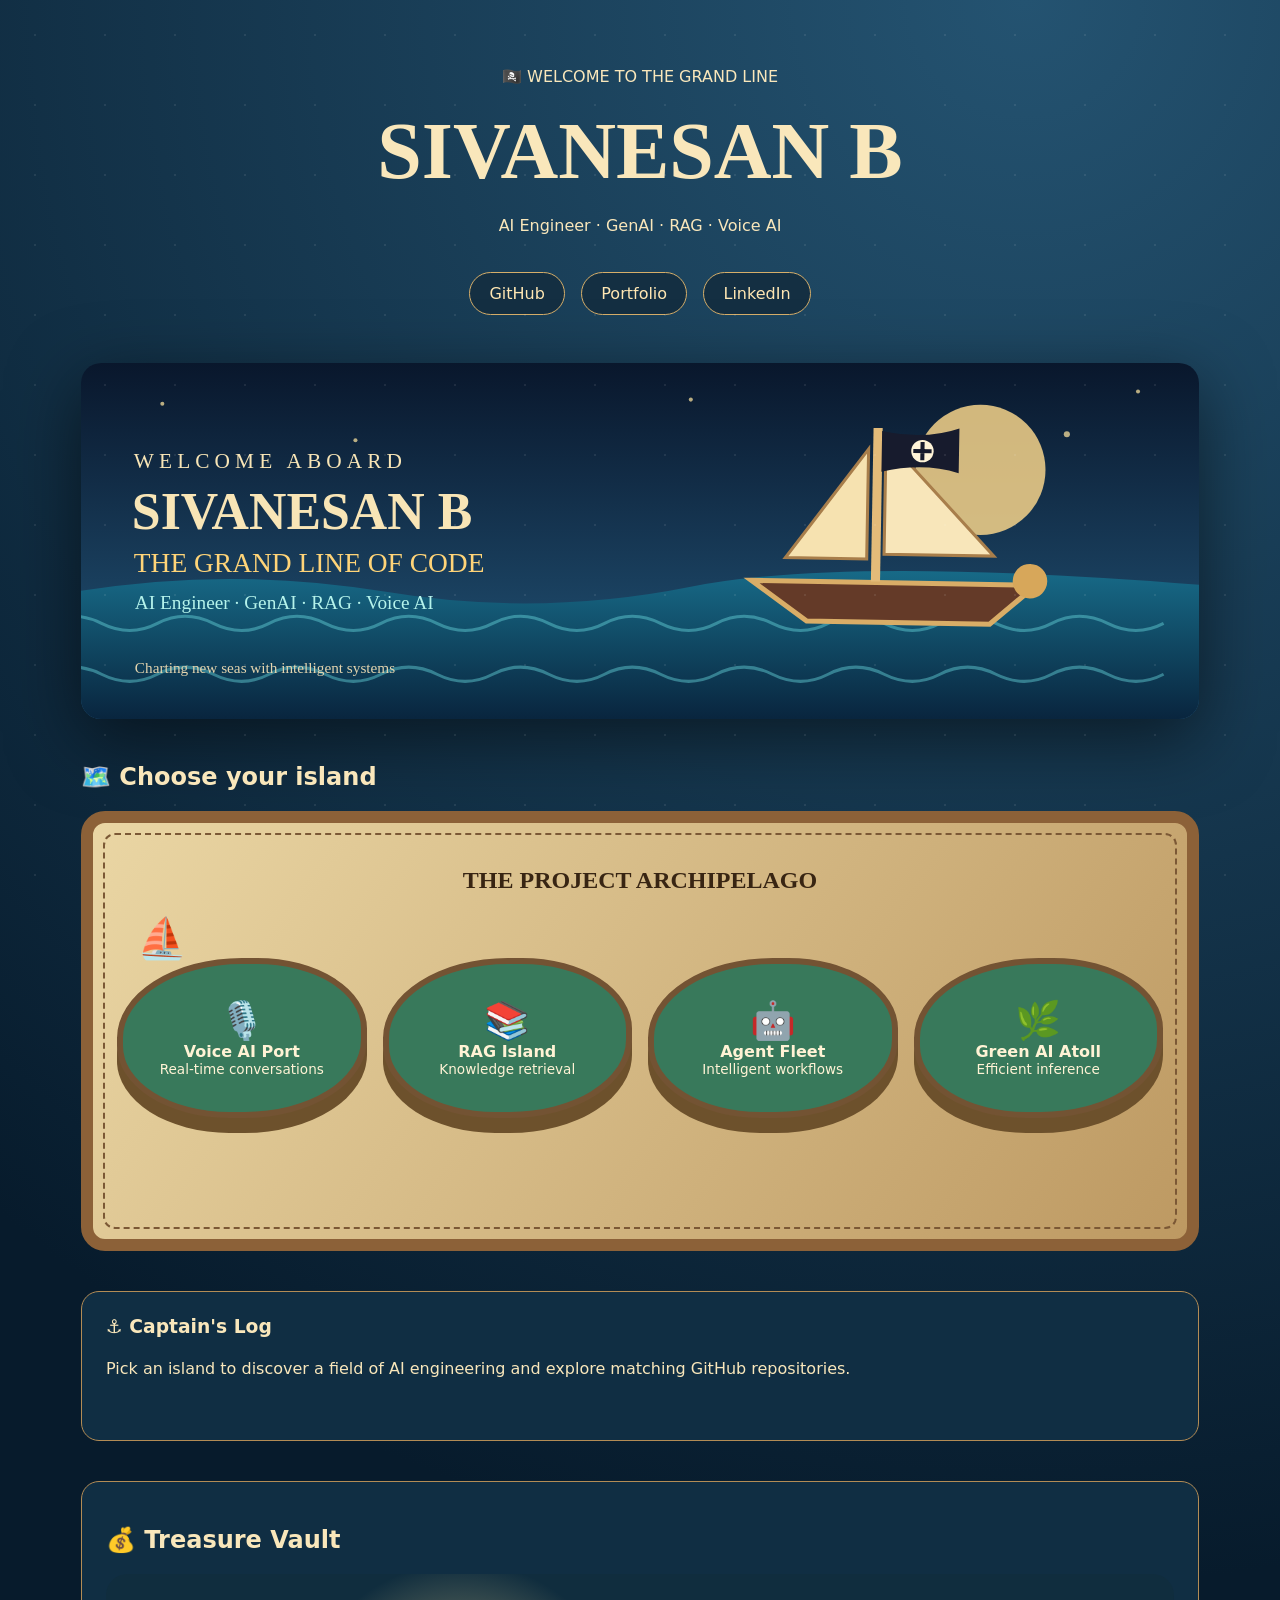
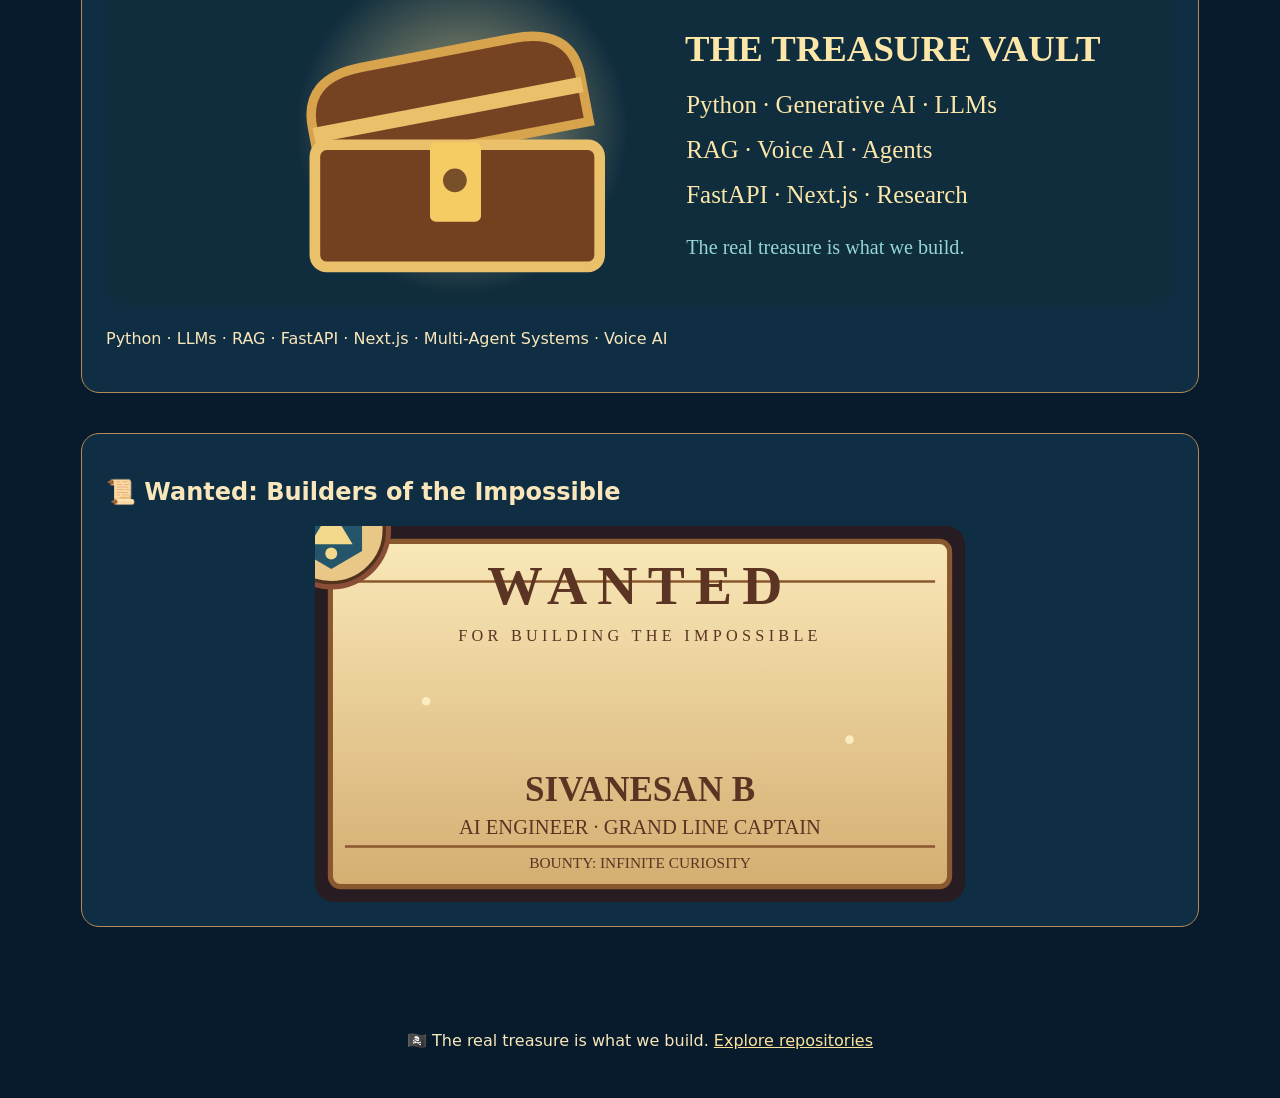
<file: backups/grand-line-portfolio-v1-2026-10-31.html>
<!doctype html><html lang="en"><head><meta charset="utf-8"><meta name="viewport" content="width=device-width,initial-scale=1"><meta name="theme-color" content="#081b2e"><title>Grand Line of Code | Sivanesan B</title><style>:root{font-family:system-ui,sans-serif;color:#f9e7bb;background:#071b2c}*{box-sizing:border-box}body{margin:0;background:radial-gradient(circle at 80% 0,#245371,#071b2c 55%);min-height:100vh}header{text-align:center;padding:3rem 1rem 1rem}h1{font-family:Georgia,serif;font-size:clamp(2rem,7vw,5rem);margin:.2em}p{line-height:1.65}a{color:#ffe29a}nav{display:flex;gap:1rem;justify-content:center;flex-wrap:wrap;padding:1rem}nav a,.btn{border:1px solid #d6ae69;border-radius:2rem;padding:.7rem 1.2rem;text-decoration:none;color:#ffe7b3;background:#142f42}nav a:hover,.btn:hover{background:#34546a}main{max-width:1150px;margin:auto;padding:1rem}.hero{width:100%;border-radius:20px;box-shadow:0 20px 70px #0008}.map{position:relative;min-height:440px;background:linear-gradient(125deg,#ead6a4,#bd9962);border:12px solid #8c6138;border-radius:24px;color:#382513;overflow:hidden;padding:1.5rem}.map:before{content:"";position:absolute;inset:10px;border:2px dashed #7b5835;border-radius:12px;pointer-events:none}.map h2{text-align:center;font-family:Georgia,serif}.islands{display:grid;grid-template-columns:repeat(4,1fr);gap:1rem;align-items:center;margin-top:4rem}.island{position:relative;min-height:160px;background:#38795b;color:#fff3d5;border:6px solid #735333;border-radius:50% 44% 49% 45%;display:flex;flex-direction:column;align-items:center;justify-content:center;text-align:center;padding:1rem;box-shadow:0 15px 0 #6d512c;transition:transform .25s,box-shadow .25s;cursor:pointer}.island:hover,.island:focus{transform:translateY(-15px);box-shadow:0 25px 0 #6d512c}.island span{font-size:2.3rem}.island small{font-size:.85rem}section{margin:2.5rem 0}.panel{background:#102e43;border:1px solid #b38c55;border-radius:18px;padding:1.5rem}.ship{position:absolute;font-size:2.5rem;top:92px;left:4%;animation:sail 9s ease-in-out infinite;pointer-events:none}@keyframes sail{50%{left:86%;transform:rotate(8deg)}}.stars{position:fixed;inset:0;pointer-events:none;background-image:radial-gradient(#fff9 1px,transparent 1px);background-size:70px 70px;opacity:.14}footer{text-align:center;padding:3rem 1rem}button{font:inherit}#details{min-height:150px}#details h3{margin-top:0}@media(max-width:750px){.islands{grid-template-columns:repeat(2,1fr);margin-top:3rem}.map{min-height:580px}.ship{top:100px}.island{min-height:140px}}@media(prefers-reduced-motion:reduce){.ship{animation:none}*{scroll-behavior:auto!important;transition:none!important}}</style></head><body><div class="stars"></div><header><p>🏴‍☠️ WELCOME TO THE GRAND LINE</p><h1>SIVANESAN B</h1><p>AI Engineer · GenAI · RAG · Voice AI</p><nav><a href="https://github.com/Sivanesanbalu">GitHub</a><a href="https://sivanesanbalu.netlify.app">Portfolio</a><a href="https://www.linkedin.com/in/sivanesan-b-871ba7264/">LinkedIn</a></nav></header><main><img class="hero" src="../assets/grand-line-banner.svg" alt="Animated pirate ship sailing the Grand Line"><section><h2>🗺️ Choose your island</h2><div class="map"><h2>THE PROJECT ARCHIPELAGO</h2><div class="ship" aria-hidden="true">⛵</div><div class="islands"><button class="island" data-id="voice"><span>🎙️</span><strong>Voice AI Port</strong><small>Real-time conversations</small></button><button class="island" data-id="rag"><span>📚</span><strong>RAG Island</strong><small>Knowledge retrieval</small></button><button class="island" data-id="agents"><span>🤖</span><strong>Agent Fleet</strong><small>Intelligent workflows</small></button><button class="island" data-id="green"><span>🌿</span><strong>Green AI Atoll</strong><small>Efficient inference</small></button></div></div></section><section class="panel" id="details" aria-live="polite"><h3>⚓ Captain's Log</h3><p>Pick an island to discover a field of AI engineering and explore matching GitHub repositories.</p></section><section class="panel"><h2>💰 Treasure Vault</h2><img src="../assets/grand-line-treasure.svg" alt="Animated treasure chest revealing engineering skills" style="width:100%"><p>Python · LLMs · RAG · FastAPI · Next.js · Multi-Agent Systems · Voice AI</p></section><section class="panel"><h2>📜 Wanted: Builders of the Impossible</h2><img src="../assets/grand-line-wanted.svg" alt="Pirate-style wanted poster" style="width:100%;max-width:650px;display:block;margin:auto"></section></main><footer>🏴‍☠️ The real treasure is what we build. <a href="https://github.com/Sivanesanbalu">Explore repositories</a></footer><script>const islands={voice:{title:"🎙️ Voice AI Port",desc:"Speech interfaces, real-time conversations and voice agent systems.",q:"voice"},rag:{title:"📚 RAG Island",desc:"Retrieval-augmented generation, vector search and knowledge systems.",q:"rag"},agents:{title:"🤖 Agent Fleet",desc:"Agent orchestration, tools and autonomous workflows.",q:"agent"},green:{title:"🌿 Green AI Atoll",desc:"Eco-Transformers research and carbon-efficient neural inference.",q:"transformer"}};document.querySelectorAll("[data-id]").forEach(b=>b.addEventListener("click",()=>{const i=islands[b.dataset.id];document.querySelector("#details").innerHTML="<h3>"+i.title+"</h3><p>"+i.desc+"</p><a class='btn' target='_blank' rel='noopener noreferrer' href='https://github.com/Sivanesanbalu?tab=repositories&q="+encodeURIComponent(i.q)+"'>Explore related repositories ↗</a>";document.querySelector("#details").scrollIntoView({behavior:matchMedia("(prefers-reduced-motion: reduce)").matches?"auto":"smooth",block:"center"})}));</script></body></html>
</file>
